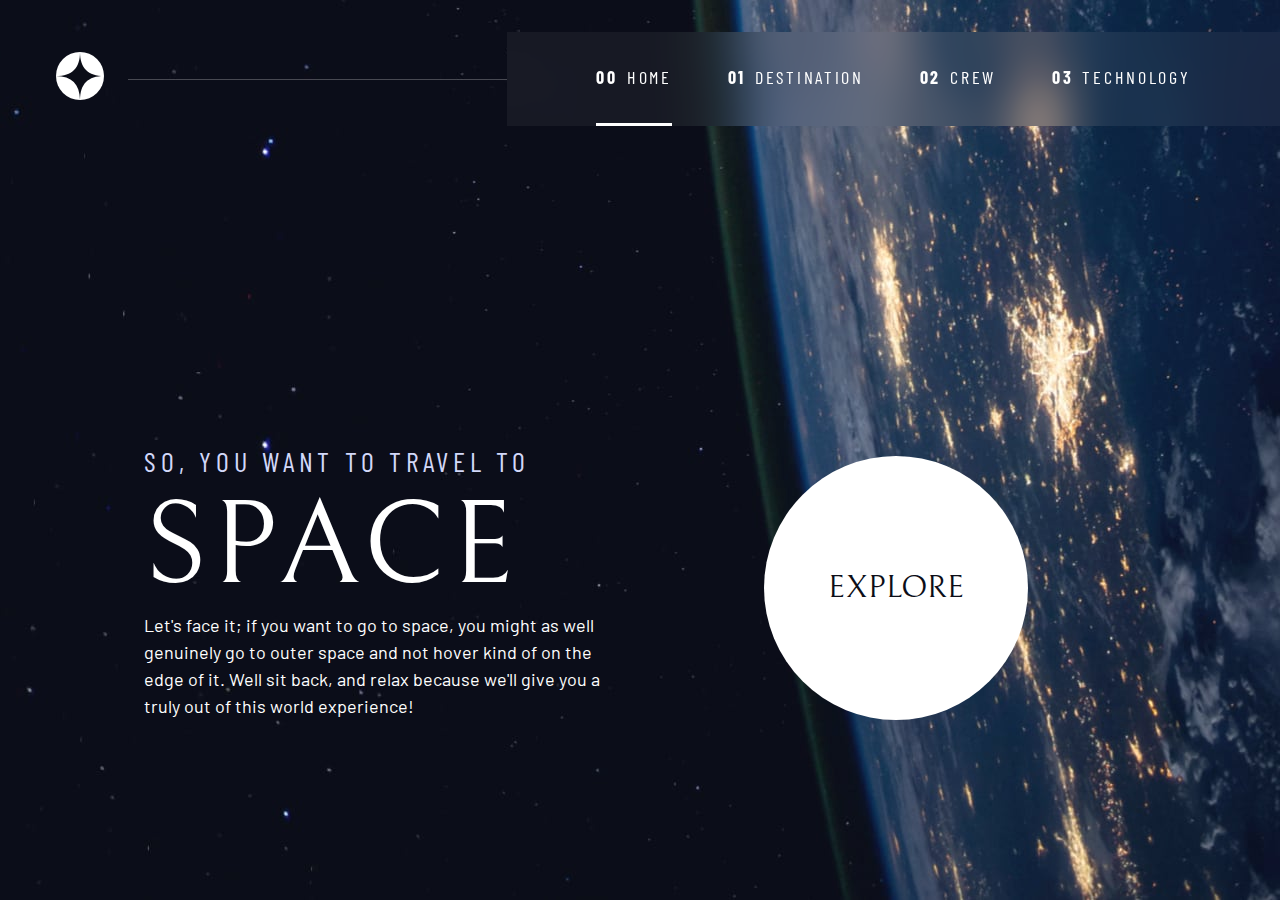
<file: index.html>
<!DOCTYPE html>
<html lang="en">
<head>
    <meta charset="UTF-8">
    <meta http-equiv="X-UA-Compatible" content="IE=edge">
    <meta name="viewport" content="width=device-width, initial-scale=1.0">
    <title>Space Travel Website</title>

    <!-- Google Fonts -->
    <link rel="preconnect" href="https://fonts.googleapis.com">
    <link rel="preconnect" href="https://fonts.gstatic.com" crossorigin>
    <link href="https://fonts.googleapis.com/css2?family=Barlow+Condensed:wght@400;700&family=Bellefair&family=Barlow:wght@400;700&display=swap"
            rel="stylesheet">

    <!-- Favicon -->
    <link rel="shortcut icon" href="assets/favicon-32x32.png" type="image/x-icon">    

    <!-- Custom CSS -->
    <link rel="stylesheet" href="./CSS/index.css">

    <!-- Javascript -->
    <script src="js/navigation.js" defer></script>
    

</head>
<body class="home">

    <a class="skip-to-content" href="#main">Skip to content</a>

    <header class="primary-header flex">
        <div>
            <img src="assets/shared/logo.svg" alt="Space Tourism Logo" class="logo">
        </div>
        <button  class="mobile-nav-toggle" aria-controls="primary-navigation" aria-expanded="false"><span class="sr-only">Menu</span></button>
        <nav>
            <ul id="primary-navigation" data-visible="false" class="primary-navigation flex underline-indicators" >
                <li class="active"><a href="index.html" class=" ff-sans-cond uppercase letter-spacing-2 txt-white"><span aria-hidden="true">00</span>Home</a>
                <li><a href="destination.html" class=" ff-sans-cond uppercase letter-spacing-2 txt-white"><span aria-hidden="true">01</span>Destination</a>
                <li><a href="crew.html" class=" ff-sans-cond uppercase letter-spacing-2 txt-white"><span aria-hidden="true">02</span>Crew</a>
                <li><a href="technology.html" class=" ff-sans-cond uppercase letter-spacing-2 txt-white"><span aria-hidden="true">03</span>Technology</a>
            </ul>
        </nav>
    </header>
   
  
    
        <main id="main" class="grid-container grid-container--home">
            
                <div>
                    <h1 class="fs-500 ff-sans-cond uppercase letter-spacing-1 txt-accent">
                        So, you want to travel to
                        <span class="fs-900 ff-serif txt-white d-block">Space</span>
                    </h1>
                    
                    <p>
                        Let's face it; if you want to go to space, you might as well genuinely go to
                        outer space and not hover kind of on the edge of it. Well sit back, and relax
                        because we'll give you a truly out of this world experience!
                    </p>
                </div>
            
                
                <div>
                    <a href="destination.html"class="large-button txt-dark bg-white ff-serif uppercase "> Explore </a>
                </div>
            </main>
</body>
</html>
</file>
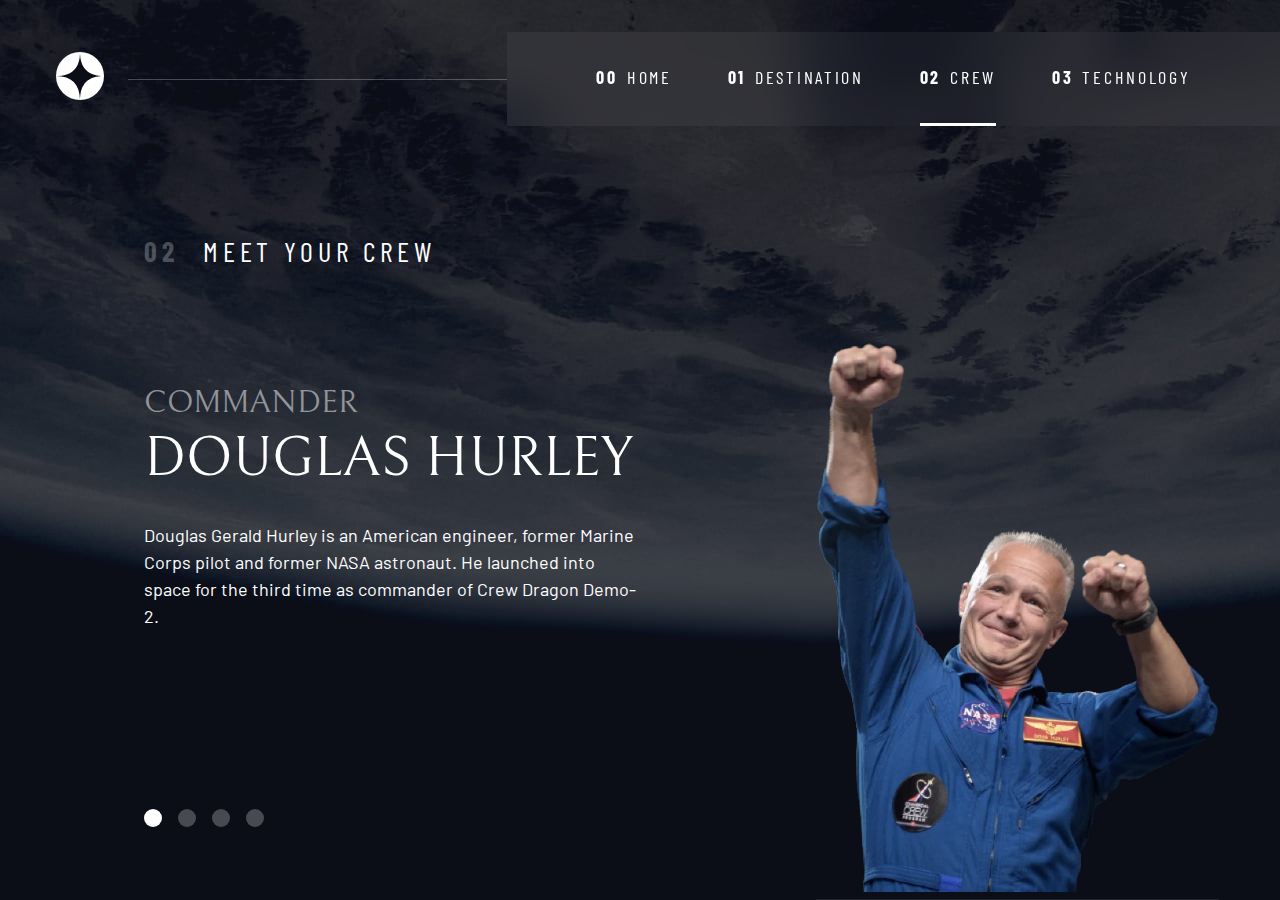
<file: crew.html>
<!DOCTYPE html>
<html lang="en">
<head>
    <meta charset="UTF-8">
    <meta http-equiv="X-UA-Compatible" content="IE=edge">
    <meta name="viewport" content="width=device-width, initial-scale=1.0">
    <title>Space Trvel Website</title>



    <!-- Google Fonts -->
    <link rel="preconnect" href="https://fonts.googleapis.com">
    <link rel="preconnect" href="https://fonts.gstatic.com" crossorigin>
    <link href="https://fonts.googleapis.com/css2?family=Barlow+Condensed:wght@400;700&family=Bellefair&family=Barlow:wght@400;700&display=swap"
            rel="stylesheet">

    <!-- Favicon -->
    <link rel="shortcut icon" href="assets/favicon-32x32.png" type="image/x-icon">    

    <!-- Custom CSS -->
    <link rel="stylesheet" href="./CSS/index.css">

    <!-- Javascript -->
    <script src="js/navigation.js" defer></script>
    <script src="js/tabs.js" defer></script>
    

</head>
<body class="crew">

    <a class="skip-to-content" href="#main">Skip to content</a>

    <header class="primary-header flex">
        <div>
            <img src="assets/shared/logo.svg" alt="Space Tourism Logo" class="logo">
        </div>
        <button  class="mobile-nav-toggle" aria-controls="primary-navigation" aria-expanded="false"><span class="sr-only">Menu</span></button>
        <nav>
            <ul id="primary-navigation" data-visible="false" class="primary-navigation flex underline-indicators" >
                <li ><a href="index.html" class=" ff-sans-cond uppercase letter-spacing-2 txt-white"><span aria-hidden="true">00</span>Home</a>
                <li><a href="destination.html" class=" ff-sans-cond uppercase letter-spacing-2 txt-white"><span aria-hidden="true">01</span>Destination</a>
                <li class="active"><a href="crew.html" class=" ff-sans-cond uppercase letter-spacing-2 txt-white"><span aria-hidden="true">02</span>Crew</a>
                <li><a href="technology.html" class=" ff-sans-cond uppercase letter-spacing-2 txt-white"><span aria-hidden="true">03</span>Technology</a>
            </ul>
        </nav>
    </header>
   

  <main id="main" class="grid-container grid-container--crew flow">
      <h1 class="numbered-title"><span aria-hidden="true">02</span> Meet your crew</h1>

      <div class="dot-indicators flex" role="tablist" aria-label="crew member list">
        <button aria-selected="true" role="tab" tabindex="0" aria-controls="commander-tab" data-image="commander-image"><span class="sr-only">The commander</span></button>

        <button aria-selected="false" role="tab" tabindex="-1" aria-controls="specialist-tab" data-image="specialist-image"><span class="sr-only">The mission specialist</span></button>

        <button aria-selected="false" role="tab" tabindex="-1" aria-controls="pilot-tab" data-image="pilot-image"><span class="sr-only">The pilot</span></button>

        <button aria-selected="false" role="tab" tabindex="-1" aria-controls="engineer-tab" data-image="engineer-image"><span class="sr-only">The engineer</span></button>
      </div>

      <!-- Commander -->
      <article class="crew-details flow" id="commander-tab" tabindex="0" role="tabpanel">
          <header class="flow flow-space--small">
              <h2 class="fs-600 ff-serif uppercase">Commander</h2>
              <p class="fs-700 uppercase ff-serif">Douglas Hurley</p>
          </header>
          <p>
              Douglas Gerald Hurley is an American engineer, former Marine Corps pilot
              and former NASA astronaut. He launched into space for the third time as
              commander of Crew Dragon Demo-2.
          </p>
      </article>

      <!-- Especialist -->

      <article hidden class="crew-details flow" id="specialist-tab" tabindex="0" role="tabpanel">
        <header class="flow flow-space--small">
            <h2 class="fs-600 ff-serif uppercase">Mission Specialist</h2>
            <p class="fs-700 uppercase ff-serif">Mark Richard</p>
        </header>
        <p>
            Mark Richard Shuttleworth is the founder and CEO of Canonical, the company behind 
            the Linux-based Ubuntu operating system. Shuttleworth became the first South 
            African to travel to space as a space tourist.
        </p>
    </article>

    <!-- Pilot -->

    <article hidden class="crew-details flow" id="pilot-tab" tabindex="0" role="tabpanel">
        <header class="flow flow-space--small">
            <h2 class="fs-600 ff-serif uppercase">Pilot</h2>
            <p class="fs-700 uppercase ff-serif">Victor Glover</p>
        </header>
        <p>
            Pilot on the first operational flight of the SpaceX Crew Dragon to the 
            International Space Station. Glover is a commander in the U.S. Navy where 
            he pilots an F/A-18.He was a crew member of Expedition 64, and served as a 
            station systems flight engineer. 
        </p>
    </article>

    <!-- Engineer -->

    <article hidden class="crew-details flow" id="engineer-tab" tabindex="0" role="tabpanel">
        <header class="flow flow-space--small">
            <h2 class="fs-600 ff-serif uppercase">Flight Engineer</h2>
            <p class="fs-700 uppercase ff-serif">Anousheh Ansari</p>
        </header>
        <p>
            Anousheh Ansari is an Iranian American engineer and co-founder of Prodea Systems. 
            Ansari was the fourth self-funded space tourist, the first self-funded woman to 
            fly to the ISS, and the first Iranian in space. 
        </p>
    </article>
      <picture id="commander-image">
        <source srcset="assets/crew/image-douglas-hurley.webp" type="image/webp">
        <img src="assets/crew/image-douglas-hurley.png" alt="Douglas Hurley">
    </picture>

    <picture hidden id="specialist-image">
        <source srcset="assets/crew/image-mark-shuttleworth.webp" type="image/webp">
        <img src="assets/crew/image-mark-shuttleworth.png" alt="Mark Shuttleworth">
    </picture>

    <picture hidden id="pilot-image">
        <source srcset="assets/crew/image-victor-glover.webp" type="image/webp">
        <img src="assets/crew/image-victor-glover.png" alt="Victor Glover">
    </picture>

    <picture hidden id="engineer-image">
        <source srcset="assets/crew/image-anousheh-ansari.webp" type="image/webp">
        <img src="assets/crew/image-anousheh-ansari.png" alt="Anousheh Ansari">
    </picture>
  </main>
</body>
</html>
</file>
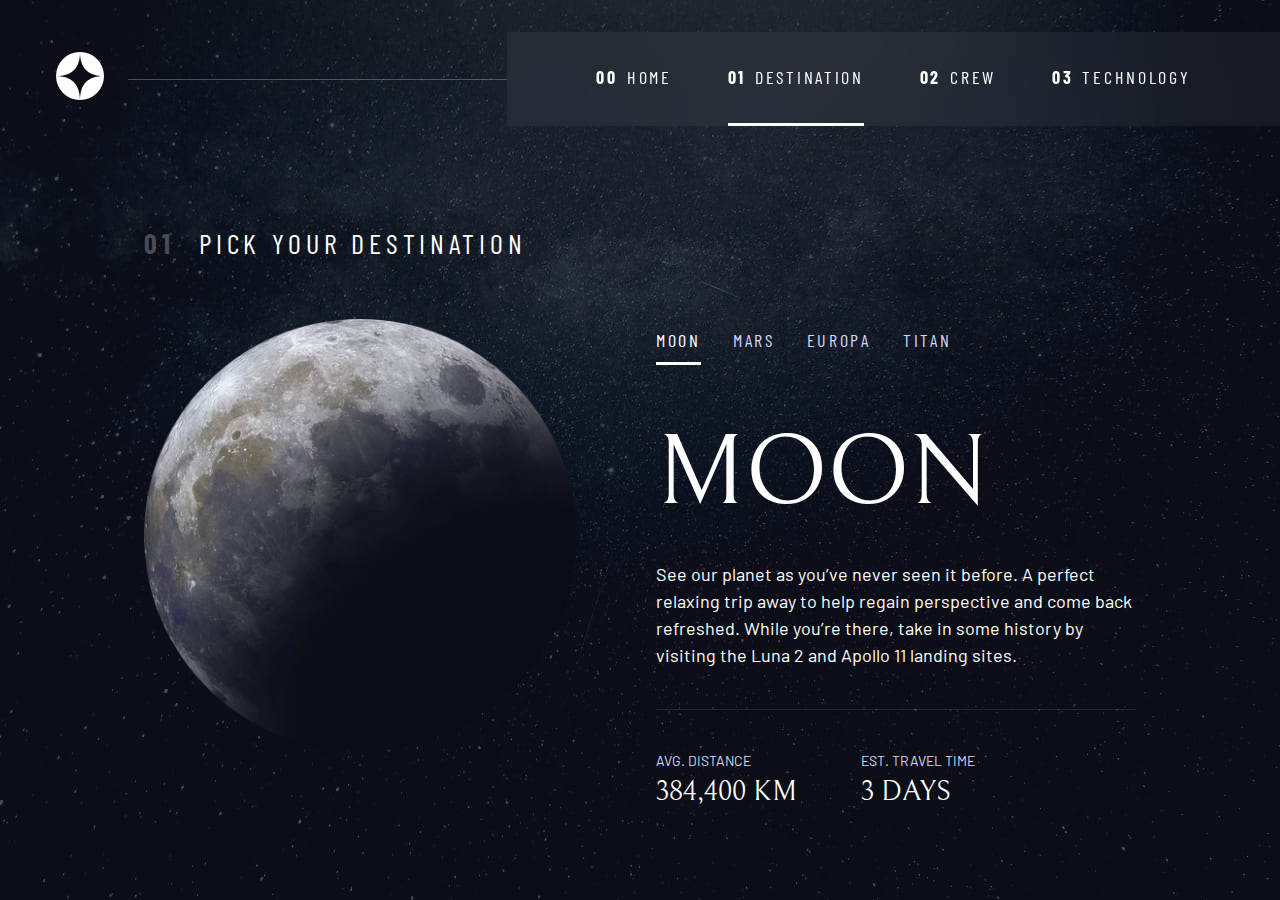
<file: destination.html>
<!DOCTYPE html>
<html lang="en">
<head>
    <meta charset="UTF-8">
    <meta http-equiv="X-UA-Compatible" content="IE=edge">
    <meta name="viewport" content="width=device-width, initial-scale=1.0">
    <title>Space Trvel Website</title>

    <!-- Google Fonts -->
    <link rel="preconnect" href="https://fonts.googleapis.com">
    <link rel="preconnect" href="https://fonts.gstatic.com" crossorigin>
    <link href="https://fonts.googleapis.com/css2?family=Barlow+Condensed:wght@400;700&family=Bellefair&family=Barlow:wght@400;700&display=swap"
            rel="stylesheet">

    <!-- Favicon -->
    <link rel="shortcut icon" href="assets/favicon-32x32.png" type="image/x-icon">    

    <!-- Custom CSS -->
    <link rel="stylesheet" href="./CSS/index.css">

    <!-- Javascript -->
    <script src="js/navigation.js" defer></script>
    <script src="js/tabs.js" defer></script>

</head>
<body class="destination">

    <a class="skip-to-content" href="#main">Skip to content</a>

    <header class="primary-header flex">
        <div>
            <img src="assets/shared/logo.svg" alt="Space Tourism Logo" class="logo">
        </div>
        <button  class="mobile-nav-toggle" aria-controls="primary-navigation" aria-expanded="false"><span class="sr-only">Menu</span></button>
        <nav>
            <ul id="primary-navigation" data-visible="false" class="primary-navigation flex underline-indicators" >
                <li ><a href="index.html" class=" ff-sans-cond uppercase letter-spacing-2 txt-white"><span aria-hidden="true">00</span>Home</a>
                <li class="active"><a href="destination.html" class=" ff-sans-cond uppercase letter-spacing-2 txt-white"><span aria-hidden="true">01</span>Destination</a>
                <li><a href="crew.html" class=" ff-sans-cond uppercase letter-spacing-2 txt-white"><span aria-hidden="true">02</span>Crew</a>
                <li><a href="technology.html" class=" ff-sans-cond uppercase letter-spacing-2 txt-white"><span aria-hidden="true">03</span>Technology</a>
            </ul>
        </nav>
    </header>

    <main id="main" class="grid-container grid-container--destination flow">
        <h1 class="numbered-title"><span aria-hidden="true">01</span> Pick your destination</h1>

        <picture id="moon-image">
            <source srcset="assets/destination/image-moon.webp" type="image/webp">
            <img src="assets/destination/image-moon.png" alt="the moon">
        </picture>

        <picture hidden id="mars-image">
            <source srcset="assets/destination/image-mars.webp" type="image/webp">
            <img src="assets/destination/image-mars.png" alt="the planet mars">
        </picture>

        <picture hidden id="europa-image">
            <source srcset="assets/destination/image-europa.webp" type="image/webp">
            <img src="assets/destination/image-europa.png" alt="the moon europa">
        </picture>

        <picture hidden id="titan-image">
            <source srcset="assets/destination/image-titan.webp" type="image/webp">
            <img src="assets/destination/image-titan.png" alt="the moon titan">
        </picture>

        <div class="underline-indicators flex tab-list" role="tablist" aria-label="destination list">
            <button aria-selected="true" role="tab" aria-controls="moon-tab" class="uppercase ff-sans-cond  txt-accent letter-spacing-2" tabindex="0" data-image="moon-image">Moon</button>
            <button aria-selected="false" role="tab" aria-controls="mars-tab" class="uppercase ff-sans-cond  txt-accent letter-spacing-2" tabindex="-1" data-image="mars-image">Mars</button>
            <button aria-selected="false" role="tab" aria-controls="europa-tab" class="uppercase ff-sans-cond  txt-accent letter-spacing-2" tabindex="-1" data-image="europa-image">Europa</button>
            <button aria-selected="false" role="tab" aria-controls="titan-tab" class="uppercase ff-sans-cond  txt-accent letter-spacing-2" tabindex="-1" data-image="titan-image">Titan</button>

    </div>
        
        <!-- Moon -->
        <article class="destination-info flow" id="moon-tab" tabindex="0" role="tabpanel">
            <h2 class="fs-800 ff-serif txt white d-block uppercase">Moon</h2>
            <p>
                See our planet as you’ve never seen it before. A perfect relaxing trip away to help
                regain perspective and come back refreshed. While you’re there, take in some history
                by visiting the Luna 2 and Apollo 11 landing sites.
            </p>
            
                
            <div class="destination-meta flex">
                <div>
                    <h3 class="fs-200 uppercase txt-accent">Avg. distance</h3>
                    <p class="fs-500 ff-serif uppercase">384,400 km</p>
                </div>
                
                
                <div>
                    <h3 class="fs-200 uppercase txt-accent">Est. travel time</h3>
                    <p class="fs-500 ff-serif uppercase">3 days</p>
                </div>
            </div>
                
        </article>

        <!-- Mars -->
        <article hidden class="destination-info flow" id="mars-tab" tabindex="0" role="tabpanel">
            <h2 class="fs-800 ff-serif txt white d-block uppercase">Mars</h2>
            <p>
                Don’t forget to pack your hiking boots. You’ll need them to tackle Olympus Mons, 
                the tallest planetary mountain in our solar system. It’s two and a half times 
                the size of Everest!
            </p>
            
                
            <div class="destination-meta flex">
                <div>
                    <h3 class="fs-200 uppercase txt-accent">Avg. distance</h3>
                    <p class="fs-500 ff-serif uppercase">225 mil. km</p>
                </div>
                
                
                <div>
                    <h3 class="fs-200 uppercase txt-accent">Est. travel time</h3>
                    <p class="fs-500 ff-serif uppercase">9 months</p>
                </div>
            </div>
                
        </article>

        <!-- Europa -->
        <article hidden class="destination-info flow" id="europa-tab" tabindex="0" role="tabpanel">
            <h2 class="fs-800 ff-serif txt white d-block uppercase">Europa</h2>
            <p>
                The smallest of the four Galilean moons orbiting Jupiter, Europa is a 
                winter lover’s dream. With an icy surface, it’s perfect for a bit of 
                ice skating, curling, hockey, or simple relaxation in your snug 
                wintery cabin.
            </p>
            
                
            <div class="destination-meta flex">
                <div>
                    <h3 class="fs-200 uppercase txt-accent">Avg. distance</h3>
                    <p class="fs-500 ff-serif uppercase">628 mil. km</p>
                </div>
                
                
                <div>
                    <h3 class="fs-200 uppercase txt-accent">Est. travel time</h3>
                    <p class="fs-500 ff-serif uppercase">3 years</p>
                </div>
            </div>
                
        </article>

        <!-- Titan -->
        <article hidden class="destination-info flow" id="titan-tab" tabindex="0" role="tabpanel">
            <h2 class="fs-800 ff-serif txt white d-block uppercase">Titan</h2>
            <p>
                The only moon known to have a dense atmosphere other than Earth, Titan 
                is a home away from home (just a few hundred degrees colder!). As a 
                bonus, you get striking views of the Rings of Saturn.
            </p>
            
                
            <div class="destination-meta flex">
                <div>
                    <h3 class="fs-200 uppercase txt-accent">Avg. distance</h3>
                    <p class="fs-500 ff-serif uppercase">1.6 bil. km</p>
                </div>
                
                
                <div>
                    <h3 class="fs-200 uppercase txt-accent">Est. travel time</h3>
                    <p class="fs-500 ff-serif uppercase">7 years</p>
                </div>
            </div>
                
        </article>
      </main>
</html>
</file>
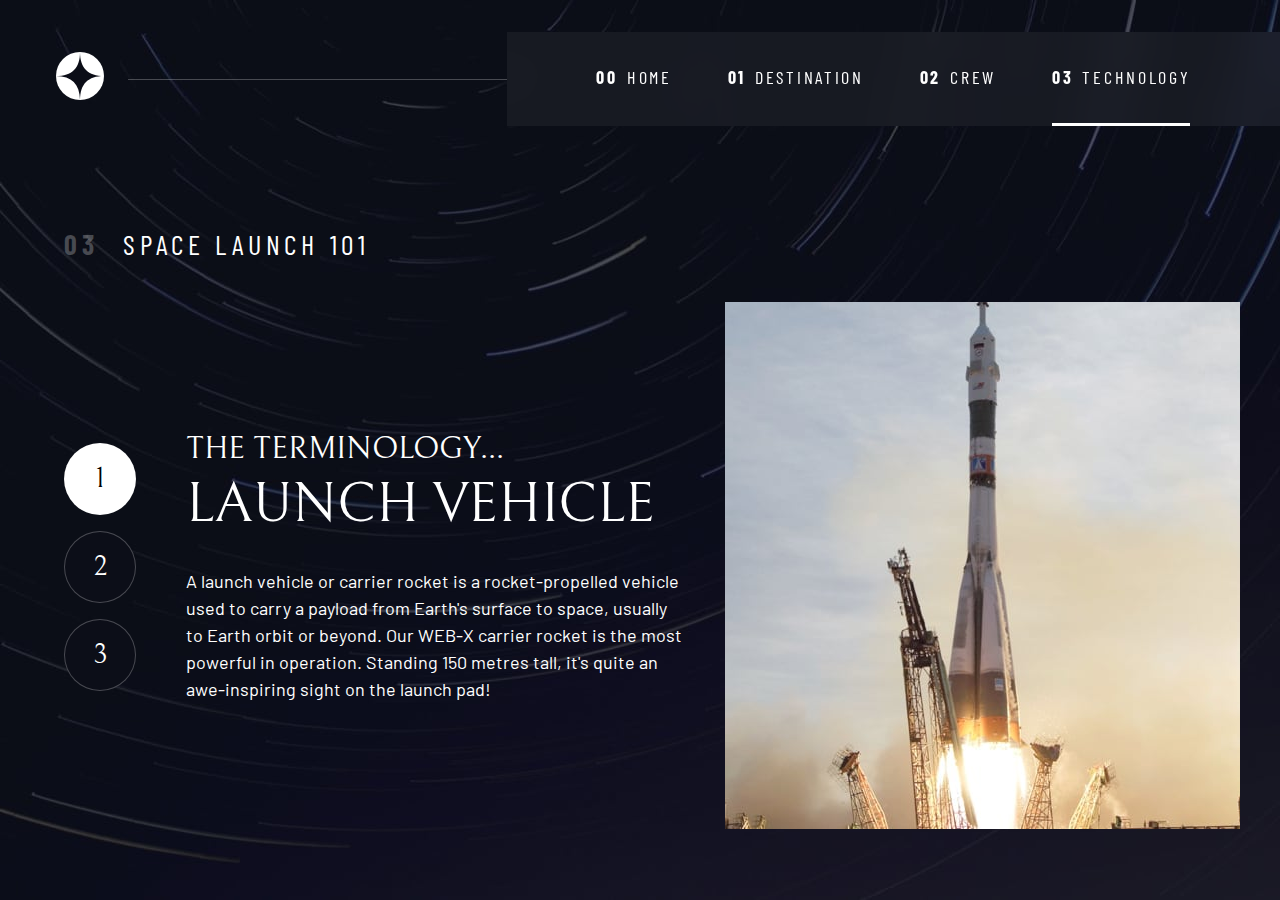
<file: technology.html>
<!DOCTYPE html>
<html lang="en">
<head>
    <meta charset="UTF-8">
    <meta http-equiv="X-UA-Compatible" content="IE=edge">
    <meta name="viewport" content="width=device-width, initial-scale=1.0">
    <title>Space Trvel Website</title>

    <!-- Google Fonts -->
    <link rel="preconnect" href="https://fonts.googleapis.com">
    <link rel="preconnect" href="https://fonts.gstatic.com" crossorigin>
    <link href="https://fonts.googleapis.com/css2?family=Barlow+Condensed:wght@400;700&family=Bellefair&family=Barlow:wght@400;700&display=swap"
            rel="stylesheet">

    <!-- Favicon -->
    <link rel="shortcut icon" href="assets/favicon-32x32.png" type="image/x-icon">    

    <!-- Custom CSS -->
    <link rel="stylesheet" href="./CSS/index.css">

    <!-- Javascript -->
    <script src="js/navigation.js" defer></script>
    <script src="js/tabs.js" defer></script>
    

</head>
<body class="technology">

    <a class="skip-to-content" href="#main">Skip to content</a>

    <header class="primary-header flex">
        <div>
            <img src="assets/shared/logo.svg" alt="Space Tourism Logo" class="logo">
        </div>
        <button  class="mobile-nav-toggle" aria-controls="primary-navigation" aria-expanded="false"><span class="sr-only">Menu</span></button>
        <nav>
            <ul id="primary-navigation" data-visible="false" class="primary-navigation flex underline-indicators" >
                <li ><a href="index.html" class=" ff-sans-cond uppercase letter-spacing-2 txt-white"><span aria-hidden="true">00</span>Home</a>
                <li><a href="destination.html" class=" ff-sans-cond uppercase letter-spacing-2 txt-white"><span aria-hidden="true">01</span>Destination</a>
                <li><a href="crew.html" class=" ff-sans-cond uppercase letter-spacing-2 txt-white"><span aria-hidden="true">02</span>Crew</a>
                <li class="active"><a href="technology.html" class=" ff-sans-cond uppercase letter-spacing-2 txt-white"><span aria-hidden="true">03</span>Technology</a>
            </ul>
        </nav>
    </header>

    <main id="main" class="grid-container grid-container--tech flow">
        <h1 class="numbered-title"><span aria-hidden="true">03</span> Space Launch 101</h1>

        <div class="number-indicators flex" role="tablist" aria-label="technology list">
            <button class="ff-serif fs-500 bg-dark txt-white" role="tab" aria-controls="vehicle-tab" data-image="vehicle-image"  tabindex="0" aria-selected="true">1</button>

            <button class="ff-serif fs-500 bg-dark txt-white" role="tab" aria-controls="spaceport-tab" data-image="spaceport-image" tabindex="-1" aria-selected="false">2</button>

            <button class="ff-serif fs-500 bg-dark txt-white" role="tab" aria-controls="capsule-tab" data-image="capsule-image" tabindex="-1" aria-selected="false">3</button>
        </div>


        <article  class="tech-info flow" id="vehicle-tab" tabindex="0" role="tabpanel">
            <header class="flow flow-space--small">
                <h2 class="fs-600 ff-serif uppercase">The terminology...</h2>
                <p class="fs-700 uppercase ff-serif">Launch vehicle</p>
            </header>
            <p>
                A launch vehicle or carrier rocket is a rocket-propelled vehicle used to carry a 
            payload from Earth's surface to space, usually to Earth orbit or beyond. Our 
            WEB-X carrier rocket is the most powerful in operation. Standing 150 metres tall, 
            it's quite an awe-inspiring sight on the launch pad!
            </p>
        </article>

        <article hidden class="tech-info flow" id="spaceport-tab" tabindex="0" role="tabpanel">
            <header class="flow flow-space--small">
                <h2 class="fs-600 ff-serif uppercase">The terminology...</h2>
                <p class="fs-700 uppercase ff-serif">Spaceport</p>
            </header>
            <p>
                A spaceport or cosmodrome is a site for launching (or receiving) spacecraft, 
            by analogy to the seaport for ships or airport for aircraft. Based in the 
            famous Cape Canaveral, our spaceport is ideally situated to take advantage 
            of the Earth’s rotation for launch.
            </p>
        </article>

        <article hidden class="tech-info flow" id="capsule-tab" tabindex="0" role="tabpanel">
            <header class="flow flow-space--small">
                <h2 class="fs-600 ff-serif uppercase">The terminology...</h2>
                <p class="fs-700 uppercase ff-serif">Space capsule</p>
            </header>
            <p>
                A space capsule is an often-crewed spacecraft that uses a blunt-body reentry 
            capsule to reenter the Earth's atmosphere without wings. Our capsule is where 
            you'll spend your time during the flight. It includes a space gym, cinema, 
            and plenty of other activities to keep you entertained.
            </p>
        </article>

        <picture  id="vehicle-image">
            <source media="(max-width: 45em)" srcset="assets/technology/image-launch-vehicle-landscape.jpg" type="image/jpg">
            <img src="assets/technology/image-launch-vehicle-portrait.jpg" alt="Lauch Vehicle">
        </picture>

        <picture hidden  id="spaceport-image">
            <source media="(max-width: 45em)" srcset="assets/technology/image-spaceport-landscape.jpg" type="image/jpg">
            <img src="assets/technology/image-spaceport-portrait.jpg" alt="Spaceport">
        </picture>

        <picture hidden id="capsule-image">
            <source media="(max-width: 45em)" srcset="assets/technology/image-space-capsule-landscape.jpg" type="image/jpg">
            <img src="assets/technology/image-space-capsule-portrait.jpg" alt="Space Capsule">
        </picture>
    </main>
</file>
<file: CSS/index.css>
/* ------------------- */
/* Custom properties   */
/* ------------------- */

:root {
    /* colors */
    --clr-dark: 230 35% 7%;
    --clr-light: 231 77% 90%;
    --clr-white: 0 0% 100%;
    
    /* font-sizes */
    --fs-900: clamp(5rem, 8vw + 1rem, 9.375rem);
    --fs-800: 3.5rem;
    --fs-700: 1.5rem;
    --fs-600: 1rem;
    --fs-500: 1rem;
    --fs-400: 0.9375rem;
    --fs-300: 1rem;
    --fs-200: 0.875rem;
    
    /* font-families */
    --ff-serif: "Bellefair", serif;
    --ff-sans-cond: "Barlow Condensed", sans-serif;
    --ff-sans-normal: "Barlow", sans-serif;
}

@media (min-width: 35em) {
    :root {
        --fs-800: 5rem;
        --fs-700: 2.5rem;
        --fs-600: 1.5rem;
        --fs-500: 1.25rem;
        --fs-400: 1rem;
    }
}

@media (min-width: 45em) {
    :root {
        /* font-sizes */
        --fs-800: 6.25rem;
        --fs-700: 3.5rem;
        --fs-600: 2rem;
        --fs-500: 1.75rem;
        --fs-400: 1.125rem;
    }
}


/* ------------------- */
/* Reset               */
/* ------------------- */



/* Box sizing */
*,
*::before,
*::after {
    box-sizing: border-box;
}

/* Reset margins */
body,
h1,
h2,
h3,
h4,
h5,
p,
figure,
picture {
    margin: 0; 
}

h1,
h2,
h3,
h4,
h5,
h6,
p {
    font-weight: 400;
}

/* set up the body */
body {
    font-family: var(--ff-sans-normal);
    font-size: var(--fs-400);
    color: hsl( var(--clr-white) );
    background-color: hsl( var(--clr-dark) );
    line-height: 1.5;
    min-height: 100vh;
    
    display: grid;
    grid-template-rows: min-content 1fr;
    
    overflow-x: hidden;
}

/* make images easier to work with */
img,
picture {
    max-width: 100%;
    /* display: block; */
}

/* make form elements easier to work with */
input,
button,
textarea,
select {
    font: inherit;
}

/* remove animations for people who've turned them off */
@media (prefers-reduced-motion: reduce) {  
  *,
  *::before,
  *::after {
    animation-duration: 0.01ms !important;
    animation-iteration-count: 1 !important;
    transition-duration: 0.01ms !important;
    scroll-behavior: auto !important;
  }
}


/* ------------------- */
/* Utility classes     */
/* ------------------- */

/* general */

.flex {
    display: flex;
    gap: var(--gap, 1rem);
}

.grid {
    display: grid;
    gap: var(--gap, 1rem);
}

.d-block {
    display: block;
}

.flow > *:where(:not(:first-child)) {
    margin-top: var(--flow-space, 1rem);
}

.container {
    padding-inline: 2em;
    margin-inline: auto;
    max-width: 80rem;
}

.sr-only {
  position: absolute; 
  width: 1px;
  height: 1px;
  padding: 0;
  margin: -1px; 
  overflow: hidden;
  clip: rect(0, 0, 0, 0);
  white-space: nowrap; /* added line */
  border: 0;
}

.skip-to-content {
    position: absolute;
    z-index: 9999;
    background: hsl( var(--clr-white) );
    color: hsl( var(--clr-dark) ); 
    padding: .5em 1em;
    margin-inline: auto;
    transform: translateY(-110%);
    transition: transform 250ms ease-in;
}

.skip-to-content:focus {
    transform: translateY(0);
}

/* colors */

.bg-dark { background-color: hsl( var(--clr-dark) );}
.bg-accent { background-color: hsl( var(--clr-light) );}
.bg-white { background-color: hsl( var(--clr-white) );}

.txt-dark { color: hsl( var(--clr-dark) );}
.txt-accent { color: hsl( var(--clr-light) );}
.txt-white { color: hsl( var(--clr-white) );}

/* typography */

.ff-serif { font-family: var(--ff-serif); } 
.ff-sans-cond { font-family: var(--ff-sans-cond); } 
.ff-sans-normal { font-family: var(--ff-sans-normal); } 

.letter-spacing-1 { letter-spacing: 4.75px; } 
.letter-spacing-2 { letter-spacing: 2.7px; } 
.letter-spacing-3 { letter-spacing: 2.35px; } 

.uppercase { text-transform: uppercase; }

.fs-900 { font-size: var(--fs-900); }
.fs-800 { font-size: var(--fs-800); }
.fs-700 { font-size: var(--fs-700); }
.fs-600 { font-size: var(--fs-600); }
.fs-500 { font-size: var(--fs-500); }
.fs-400 { font-size: var(--fs-400); }
.fs-300 { font-size: var(--fs-300); }
.fs-200 { font-size: var(--fs-200); }

.fs-900,
.fs-800,
.fs-700,
.fs-600 {
    line-height: 1.1;
}

.numbered-title {
    font-family: var(--ff-sans-cond);
    font-size: var(--fs-500);
    text-transform: uppercase;
    letter-spacing: 4.72px; 
    
}

.numbered-title span {
    margin-right: .5em;
    font-weight: 700;
    color: hsl( var(--clr-white) / .25);
}

.flow-space--small{
    --flow-space:.5rem;
}


/* ------------------- */
/* Components         */
/* ------------------- */

.large-button {
    font-size: 2rem;
    position: relative;
    z-index: 1;
    display: inline-grid;
    place-items: center;
    padding: 0 2em;
    border-radius: 50%;
    aspect-ratio: 1;
    text-decoration: none;
    margin-top: 2rem;
}

.large-button::after {
    content: '';
    position: absolute;
    z-index: -1;
    width: 100%;
    height: 100%;
    background: hsl( var(--clr-white) / .1);
    border-radius: 50%;
    opacity: 0;
    transition: opacity 500ms linear, transform 750ms ease-in-out;
}
 
.large-button:hover::after,
.large-button:focus::after {
    opacity: 1;
    transform: scale(1.5);
}


/* primary-header */

.logo {
    margin: 1.5rem clamp(1.5rem, 5vw, 3.5rem);
}

.primary-header {
    justify-content: space-between;
    align-items: center;
    margin-bottom: 2rem;
}

.primary-navigation {
    --gap: clamp(1.5rem, 5vw, 3.5rem);
    --underline-gap: 2rem;
    list-style: none;
    padding: 0;
    margin: 0;
    background: hsl( var(--clr-white) / 0.05);
    backdrop-filter: blur(1.5rem);
}

.primary-navigation a {
    text-decoration: none;
    
}

.primary-navigation a > span {
    font-weight: 700;
    margin-right: .5em;
}

.mobile-nav-toggle {
    display: none;
}


@media (max-width: 35rem) {
    .primary-navigation {
        --underline-gap: .5rem;
        position: fixed;
        z-index: 1000;
        inset: 0 0 0 30%;
        list-style: none;
        padding: min(20rem, 15vh) 2rem;
        margin: 0;
        flex-direction: column;
        transform: translateX(100%);
        transition: transform 500ms ease-in-out;
    }
    
    .primary-navigation[data-visible="true"] {
        transform: translateX(0);
    }
    
    .primary-navigation.underline-indicators > .active {
       border: 0;
    }
    
    .mobile-nav-toggle {
        display: block;
        position: absolute;
        z-index: 2000;
        right: 1rem;
        top: 2rem;
        background: transparent;
        background-image: url(../assets/shared/icon-hamburger.svg);
        background-repeat: no-repeat;
        background-position: center;
        width: 1.5rem;
        aspect-ratio: 1;
        border: 0;
    }
    
    .mobile-nav-toggle[aria-expanded="true"] {
        background-image: url(../assets/shared/icon-close.svg);
    }
    
    .mobile-nav-toggle:focus-visible {
        outline: 5px solid white;
        outline-offset: 5px;
    }
    
}






@media (min-width: 35em) {
    .primary-navigation {
        padding-inline: clamp(3rem, 7vw, 7rem);
    }
}

@media (min-width: 35em) and (max-width: 44.999em) {
    .primary-navigation a > span {
        display: none;
    }
}

@media (min-width: 45em) {
    
     .primary-header::after {
         content: '';
         display: block;
         position: relative;
         height: 1px;
         width: 100%;
         margin-right: -2.5rem;
         background: hsl( var(--clr-white) / .25);
         order: 1;
     }
     
    nav {
        order: 2;
    }
    
    .primary-navigation {
        margin-block: 2rem;
    }
    
   
}






/* ----------------------------- */
/* Underline Indicators    */
/* ----------------------------- */

.underline-indicators > * {
    background: transparent;
    cursor: pointer;
    padding: var(--underline-gap, .5rem) 0;
    border: 0;
    border-bottom: .2rem solid hsl( var(--clr-white) / 0 );
}

.underline-indicators > *:hover,
.underline-indicators > *:focus {
    border-color: hsl( var(--clr-white) / .5);
}

.underline-indicators > .active,
.underline-indicators > [aria-selected="true"] {
    color: hsl( var(--clr-white) / 1);
    border-color: hsl( var(--clr-white) / 1); 
}

.tab-list {
    --gap: 2rem;
}

/* ----------------------------- */
/* dot indicators                */
/* ----------------------------- */

.dot-indicators > * {
    cursor: pointer;
    border: 0;
    border-radius: 50%;
    padding: .5em;
    background-color: hsl( var(--clr-white) / .25);
}
 
.dot-indicators > *:hover,
.dot-indicators > *:focus { 
    background-color: hsl( var(--clr-white) / .5);
}

.dot-indicators > [aria-selected="true"] {
    background-color: hsl( var(--clr-white) / 1); 
}


/* ----------------------------- */
/* number indicators                */
/* ----------------------------- */

.number-indicators > *{
   width: 4.5rem;
   border-radius: 50%;
   aspect-ratio: 1;
   display: inline-grid;
   place-items: center; 
   border: .1rem solid;
   border-color: hsl( var(--clr-white) / .25);
}

.number-indicators > *:hover,
.number-indicators > *:focus { 
    border-color: hsl( var(--clr-white) );
}

.number-indicators > [aria-selected="true"] {
    background-color: hsl( var(--clr-white)); 
    color: black;
}





/* ----------------------------- */
/* Page specific background      */
/* ----------------------------- */
body {
    background-size: cover;
    background-position: bottom center;
}
/* home */
.home {
    background-image: url(../assets/home/background-home-mobile.jpg);
}

@media (min-width: 35rem) {
    .home {
        background-position: center center;
        background-image: url(../assets/home/background-home-tablet.jpg);
    }
}

@media (min-width: 45rem) {
    .home {
        background-image: url(../assets/home/background-home-desktop.jpg);
    }
} 

/* destination */
.destination {
    background-image: url(../assets/destination/background-destination-mobile.jpg);
}

@media (min-width: 35rem) {
    .destination {
        background-position: center center;
        background-image: url(../assets/destination/background-destination-tablet.jpg);
    }
}

@media (min-width: 45rem) {
    .destination {
        background-image: url(../assets/destination/background-destination-desktop.jpg);
    }
} 

/* crew */
.crew {
    background-image: url(../assets/crew/background-crew-mobile.jpg);
}

@media (min-width: 35rem) {
    .crew {
        background-position: center center;
        background-image: url(../assets/crew/background-crew-tablet.jpg);
    }
}

@media (min-width: 45rem) {
    .crew {
        background-image: url(../assets/crew/background-crew-desktop.jpg);
    }
} 

/* technology */
.technology {
    background-image: url(../assets/technology/background-technology-mobile.jpg);
}

@media (min-width: 35rem) {
    .technology {
        background-position: center center;
        background-image: url(../assets/technology/background-technology-tablet.jpg);
    }
}

@media (min-width: 45rem) {
    .technology {
        background-image: url(../assets/technology/background-technology-desktop.jpg);
    }
} 






/* ----------------------------- */
/* Layout                        */
/* ----------------------------- */


.grid-container {
    text-align: center;
    display: grid;
    place-items: center;
    padding-inline: 1rem;
    padding-bottom: 4rem;
}

.grid-container p:not([class]){
    max-width: 50ch;
}

.numbered-title {
    grid-area: title;
}


/* destination layout */

.grid-container--destination {
    --flow-space: 2rem;
    grid-template-areas: 
        'title'
        'image'
        'tabs'
        'content';
}

.grid-container--destination > picture {
    grid-area: image;
    max-width: 60%;
    align-self: start;
}

.grid-container--destination > .tab-list {
    grid-area: tabs;
}

.grid-container--destination > .destination-info {
    grid-area: content;
}

.destination-meta {
    flex-direction: column;
    border-top: 1px solid hsl( var(--clr-white) / .1);
    padding-top: 2.5rem;
    margin-top: 2.5rem;
}
.destination-meta > p{
    font-size: 1.75rem;
}









/* crew layout */

.grid-container--crew {
    --flow-space: 2rem;
    
    grid-template-areas: 
        'title'
        'image'
        'tabs'
        'content';
}

.grid-container--crew > picture {
    grid-area: image;
    max-width: 60%;
    border-bottom: 1px solid hsl( var(--clr-white) / .1);
}

.grid-container--crew > .dot-indicators {
    grid-area: tabs;
}

.grid-container--crew > .crew-details {
    grid-area: content;
}

.crew-details h2{
    color: hsl( var(--clr-white) / .5);
}


/* Technology */

.grid-container--tech {
    --flow-space: 2rem;
    grid-template-areas: 
        'title'
        'image'
        'tabs'
        'content';
}

.grid-container--tech > picture {
    grid-area: image;
    max-width: 100%;
    align-self: start;
    
    
    
}

.grid-container--tech > .number-indicators {
    grid-area: tabs;
}

.grid-container--tech > .tech-info {
    grid-area: content;
}






@media (min-width: 35em) {
    
    .numbered-title {
        justify-self: start;
        margin-top: 2rem;
    }
    
    .destination-meta {
        flex-direction: row;
        justify-content: space-evenly;
    }

    .grid-container--crew {
        padding-bottom: 0;
        grid-template-areas: 
            'title'
            'content'
            'tabs'
            'image'
    }
}

@media (min-width: 45em) {
    .grid-container {
        text-align: left;
        column-gap: var(--container-gap, 2rem);
        grid-template-columns: minmax(1rem, 1fr) repeat(2, minmax(0, 30rem)) minmax(1rem, 1fr);
    }
    
    .grid-container--home {
        padding-bottom: max(6rem, 20vh);
        align-items: end;
    }
    
    .grid-container--home > *:first-child {
        grid-column: 2;
    }

    .grid-container--home > *:last-child {
        grid-column: 3;
    }
    
    .grid-container--destination {
        justify-items: start;
        align-items: start;
        grid-template-areas: 
            '. title title .'
            '. image tabs .'
            '. image content .';
    }
    
    .grid-container--destination > picture
    {
        max-width: 90%;
    }

    .destination-meta {
        --gap:min(5vw, 6rem);
        justify-content: start;
    }

    .grid-container--crew {
        grid-template-columns: minmax(1rem, 1fr) minmax(0,40rem) minmax(0,20rem) minmax(1rem, 1fr);
        justify-items: start;
        grid-template-areas: 
            '. title title .'
            '. content image .'
            '. tabs image .'
            
    }

    .grid-container--crew > picture {
        align-self: end;
        grid-column: span 2;
        max-width: 90%;
    }
    .number-indicators{
        flex-direction: column;
    }
    .grid-container--tech {
        justify-items: start;
        
        grid-template-columns: minmax(1rem,1fr) minmax(0,5em) minmax(0,50rem) minmax(0,100rem);
        grid-template-areas: 
            '. title title .'
            '. tabs content image'
            '. tabs content image';
    }
    .grid-container--tech> picture {
        align-self: end;
        grid-column: span 2;
        max-width: 100%;
    }
    
}
</file>
